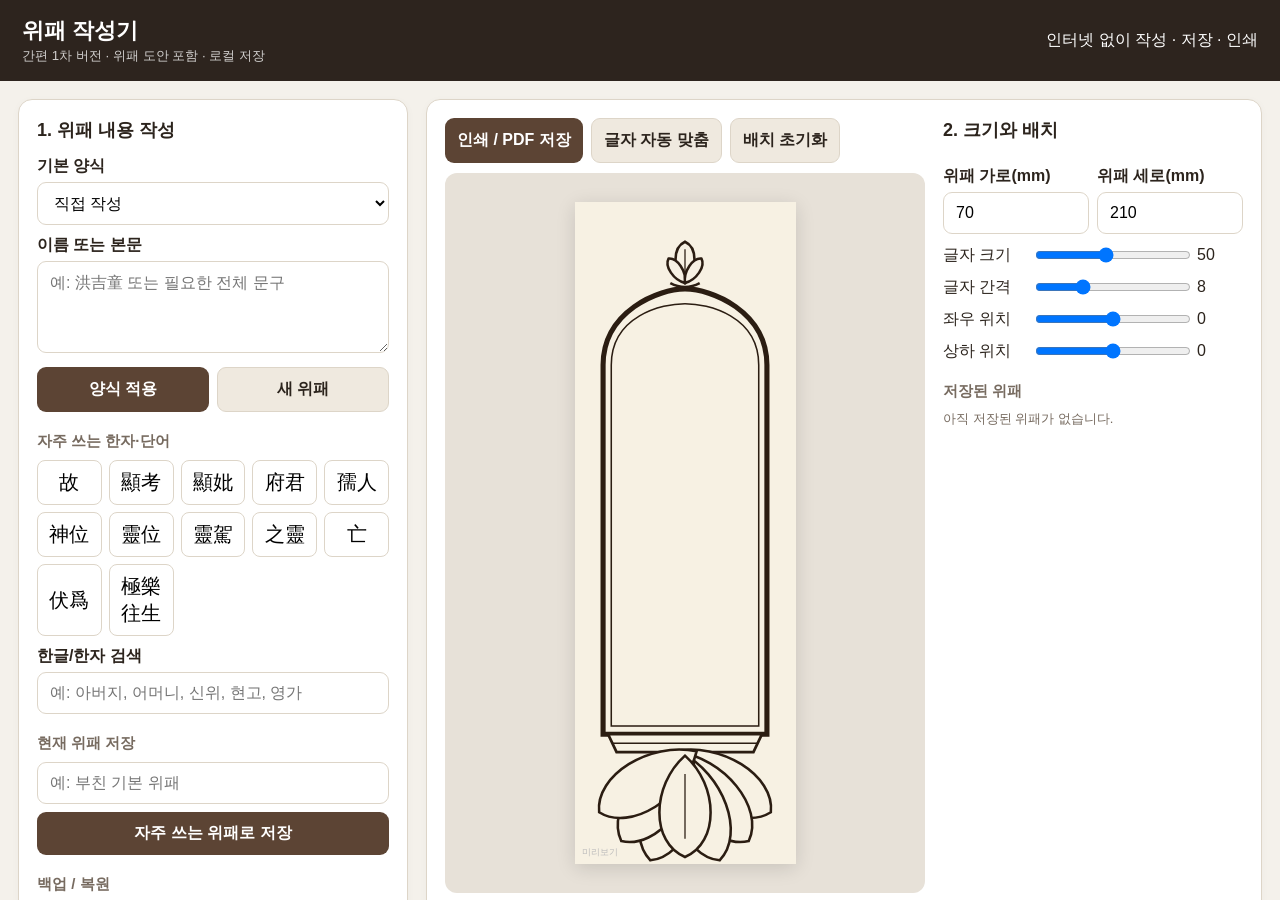
<file: simple-v2.html>
<!doctype html>
<html lang="ko">
<head><meta charset="utf-8"><meta name="viewport" content="width=device-width,initial-scale=1"><title>위패 작성기 1차 검토본 - 도안 포함</title><style>html,body{margin:0;width:100%;height:100%;overflow:hidden;background:#f4f1eb}iframe{border:0;width:100%;height:100%;display:block}</style></head>
<body><iframe id="app" src="simple.html" title="위패 작성기"></iframe>
<script>
const frame=document.getElementById('app');
frame.addEventListener('load',()=>{
  const d=frame.contentDocument;
  if(!d)return;
  d.title='위패 작성기 - 도안 포함 검토본';
  const style=d.createElement('style');
  style.textContent=`
    .paper{background:#f7f1e3!important;border:0!important;overflow:visible!important;isolation:isolate}
    .paper::before{content:"";position:absolute;inset:-4% -8% -7%;background:url('wipae-frame.svg') center/100% 100% no-repeat;z-index:0;pointer-events:none}
    .vertical{position:relative;z-index:2;max-height:65%;margin-top:-4%;}
    .tag{z-index:3}
    @media print{#paper{overflow:visible!important;background:#f7f1e3!important;-webkit-print-color-adjust:exact;print-color-adjust:exact}#paper::before{content:""!important;display:block!important;position:absolute!important;inset:-4% -8% -7%!important;background:url('wipae-frame.svg') center/100% 100% no-repeat!important;z-index:0!important}.vertical{position:relative!important;z-index:2!important}}
  `;
  d.head.appendChild(style);
  const h=d.querySelector('header small'); if(h)h.textContent='간편 1차 버전 · 위패 도안 포함 · 로컬 저장';
});
</script></body></html>
</file>
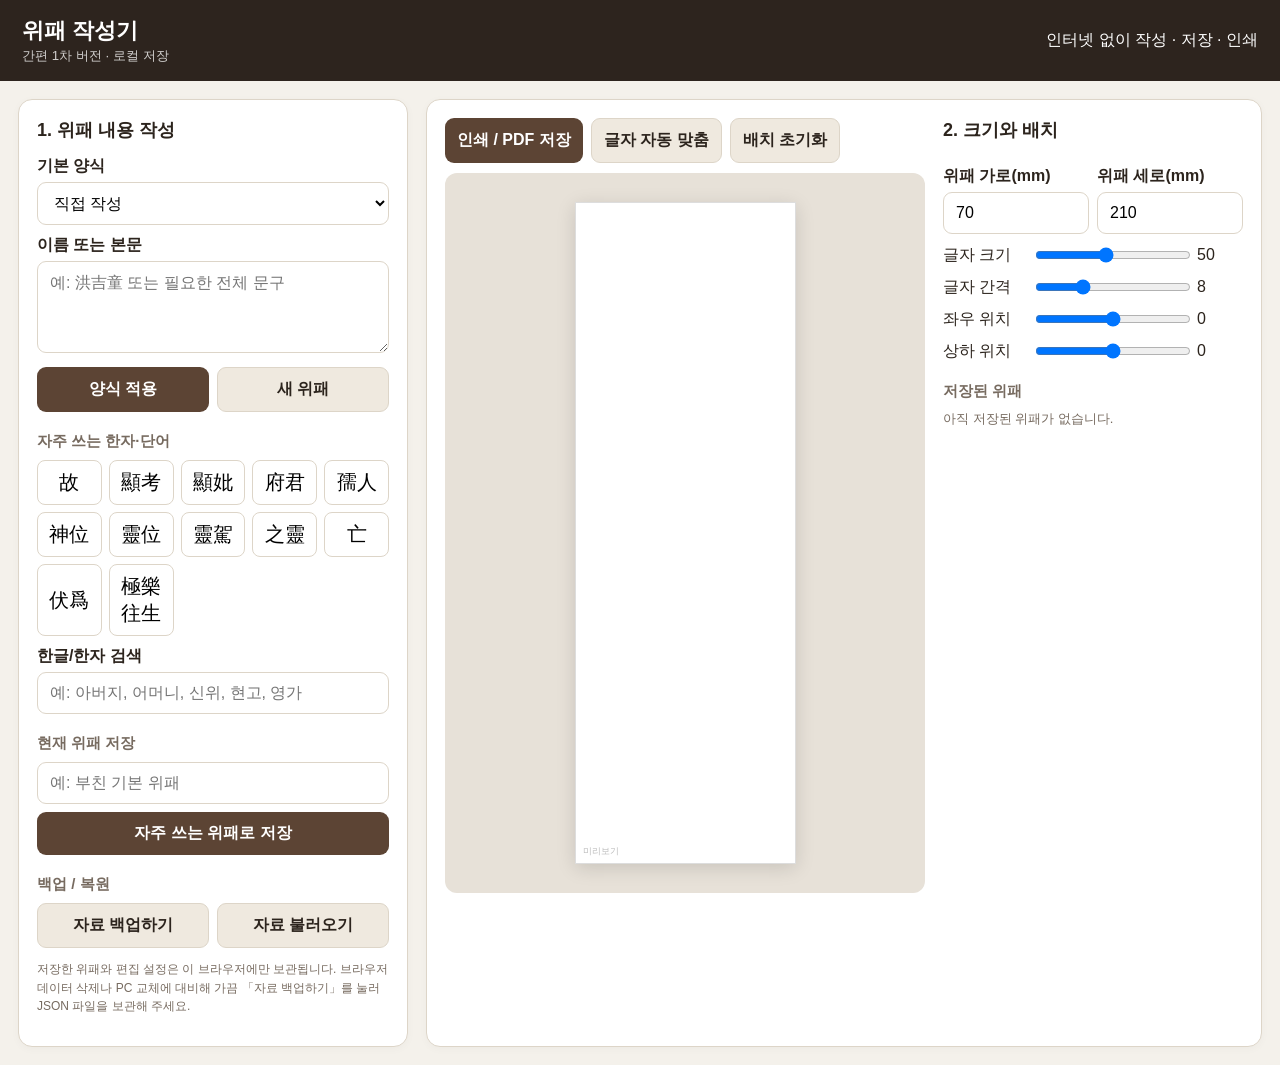
<file: simple.html>
<!doctype html>
<html lang="ko">
<head>
<meta charset="utf-8">
<meta name="viewport" content="width=device-width,initial-scale=1">
<title>위패 작성기 - 간편 1차 버전</title>
<style>
:root{--bg:#f4f1eb;--panel:#fff;--line:#ddd5c8;--ink:#2c241d;--muted:#776b60;--accent:#5c4434;--soft:#efe9df}
*{box-sizing:border-box}body{margin:0;background:var(--bg);color:var(--ink);font-family:"Malgun Gothic","Apple SD Gothic Neo",sans-serif}button,input,select,textarea{font:inherit}button{cursor:pointer}
header{background:#2d241e;color:#fff;padding:16px 22px;display:flex;justify-content:space-between;align-items:center;gap:12px}header h1{margin:0;font-size:22px}header small{opacity:.78}
main{max-width:1380px;margin:auto;padding:18px;display:grid;grid-template-columns:390px 1fr;gap:18px}.panel{background:var(--panel);border:1px solid var(--line);border-radius:14px;padding:18px;box-shadow:0 2px 9px #00000008}h2{font-size:18px;margin:0 0 14px}h3{font-size:15px;margin:20px 0 9px;color:var(--muted)}label{font-weight:700;display:block;margin:10px 0 5px}input,select,textarea{width:100%;border:1px solid var(--line);border-radius:9px;padding:11px 12px;background:#fff}textarea{min-height:92px;resize:vertical}.row{display:flex;gap:8px}.row>*{flex:1}.btn{border:0;border-radius:9px;padding:11px 12px;background:var(--accent);color:white;font-weight:700}.btn.secondary{background:var(--soft);color:var(--ink);border:1px solid var(--line)}.btn.danger{background:#833e34}.actions{display:grid;grid-template-columns:1fr 1fr;gap:8px;margin-top:10px}.notice{font-size:12px;color:var(--muted);line-height:1.55}
.quick{display:grid;grid-template-columns:repeat(5,1fr);gap:7px}.quick button{border:1px solid var(--line);border-radius:8px;background:white;padding:8px 2px;font-size:20px}.result{border:1px solid var(--line);border-radius:9px;padding:8px 10px;margin-top:7px;display:flex;align-items:center;justify-content:space-between;gap:8px}.result b{font-size:21px}.result small{display:block;color:var(--muted);margin-top:2px;line-height:1.35}.result .btn{padding:7px 10px}.empty{color:var(--muted);font-size:13px}
.workspace{display:grid;grid-template-columns:minmax(430px,1fr) 300px;gap:18px}.previewbox{background:#e7e1d8;border-radius:12px;min-height:720px;display:flex;align-items:center;justify-content:center;padding:26px;overflow:auto}.paper{background:white;box-shadow:0 4px 18px #0002;display:flex;align-items:center;justify-content:center;position:relative;border:1px solid #ddd;transition:.15s}.vertical{writing-mode:vertical-rl;text-orientation:upright;white-space:pre-wrap;text-align:center;font-family:"Batang","Noto Serif CJK KR","Yu Mincho",serif;font-weight:600;line-height:1.08}.tag{position:absolute;left:7px;bottom:5px;color:#bbb;font-size:9px}.range{display:grid;grid-template-columns:82px 1fr 46px;gap:8px;align-items:center;margin:10px 0}.range input{padding:0}.saved{display:flex;gap:7px;margin:7px 0}.saved .load{flex:1;text-align:left}.saved .del{width:55px}.toolbar{display:flex;flex-wrap:wrap;gap:8px;margin-bottom:10px}.sizegrid{display:grid;grid-template-columns:1fr 1fr;gap:8px}
@media(max-width:1000px){main{grid-template-columns:1fr}.workspace{grid-template-columns:1fr}.previewbox{min-height:560px}}
@media print{body *{visibility:hidden!important}#paper,#paper *{visibility:visible!important}#paper{position:absolute;left:50%;top:0;transform:translateX(-50%);box-shadow:none;border:0}.tag{display:none!important}@page{size:A4 portrait;margin:0}}
</style>
</head>
<body>
<header><div><h1>위패 작성기</h1><small>간편 1차 버전 · 로컬 저장</small></div><div>인터넷 없이 작성 · 저장 · 인쇄</div></header>
<main>
<section class="panel">
<h2>1. 위패 내용 작성</h2>
<label>기본 양식</label>
<select id="template"><option value="custom">직접 작성</option><option value="father">부친 기본</option><option value="mother">모친 기본</option><option value="general">일반 영가</option></select>
<label>이름 또는 본문</label>
<textarea id="text" placeholder="예: 洪吉童 또는 필요한 전체 문구"></textarea>
<div class="actions"><button class="btn" id="applyTemplate">양식 적용</button><button class="btn secondary" id="newTablet">새 위패</button></div>
<h3>자주 쓰는 한자·단어</h3><div class="quick" id="quick"></div>
<label>한글/한자 검색</label><input id="search" placeholder="예: 아버지, 어머니, 신위, 현고, 영가"><div id="results"></div>
<h3>현재 위패 저장</h3><input id="saveName" placeholder="예: 부친 기본 위패"><button class="btn" id="saveCurrent" style="width:100%;margin-top:8px">자주 쓰는 위패로 저장</button>
<h3>백업 / 복원</h3><div class="row"><button class="btn secondary" id="backup">자료 백업하기</button><button class="btn secondary" id="restoreBtn">자료 불러오기</button></div><input id="restoreFile" type="file" accept="application/json,.json" hidden>
<p class="notice">저장한 위패와 편집 설정은 이 브라우저에만 보관됩니다. 브라우저 데이터 삭제나 PC 교체에 대비해 가끔 「자료 백업하기」를 눌러 JSON 파일을 보관해 주세요.</p>
</section>
<section class="panel"><div class="workspace">
<div><div class="toolbar"><button class="btn" id="print">인쇄 / PDF 저장</button><button class="btn secondary" id="autoFit">글자 자동 맞춤</button><button class="btn secondary" id="resetLayout">배치 초기화</button></div><div class="previewbox"><div class="paper" id="paper"><div class="vertical" id="vertical"></div><div class="tag">미리보기</div></div></div></div>
<aside><h2>2. 크기와 배치</h2><div class="sizegrid"><div><label>위패 가로(mm)</label><input id="paperW" type="number" min="40" max="190" step="1" value="70"></div><div><label>위패 세로(mm)</label><input id="paperH" type="number" min="100" max="280" step="1" value="210"></div></div>
<div class="range"><span>글자 크기</span><input id="fontSize" type="range" min="24" max="82" value="50"><output id="fontSizeOut">50</output></div><div class="range"><span>글자 간격</span><input id="spacing" type="range" min="0" max="28" value="8"><output id="spacingOut">8</output></div><div class="range"><span>좌우 위치</span><input id="moveX" type="range" min="-70" max="70" value="0"><output id="moveXOut">0</output></div><div class="range"><span>상하 위치</span><input id="moveY" type="range" min="-140" max="140" value="0"><output id="moveYOut">0</output></div>
<h3>저장된 위패</h3><div id="savedList"></div></aside>
</div></section>
</main>
<script>
const DB=[
['故','고','돌아가신, 고인','고 돌아가신 고인 사망'],['顯','현','높여 드러내어 부르는 표현','현 높임'],['考','고','돌아가신 아버지','고 아버지 부친'],['妣','비','돌아가신 어머니','비 어머니 모친'],['顯考','현고','돌아가신 아버지를 높여 부름','현고 아버지 부친'],['顯妣','현비','돌아가신 어머니를 높여 부름','현비 어머니 모친'],['父','부','아버지','부 아버지'],['母','모','어머니','모 어머니'],['祖父','조부','할아버지','조부 할아버지'],['祖母','조모','할머니','조모 할머니'],['曾祖父','증조부','증조할아버지','증조부 증조할아버지'],['曾祖母','증조모','증조할머니','증조모 증조할머니'],['先祖','선조','조상','선조 조상'],['夫','부','남편','남편 배우자'],['妻','처','아내','아내 배우자'],['子','자','아들','아들 자'],['女','녀','딸','딸 녀 여'],['孫子','손자','손자','손자'],['孫女','손녀','손녀','손녀'],['兄','형','형','형'],['弟','제','남동생, 아우','동생 아우'],['姉','자','누나, 언니','누나 언니'],['妹','매','여동생','여동생'],['後人','후인','뒤를 잇는 사람','후인'],['孺人','유인','여성 고인에게 쓰이는 전통적 존칭','유인 여성 존칭'],['學生','학생','전통 위패에서 쓰이는 존칭 표현','학생 존칭'],['處士','처사','전통적 남성 존칭','처사 남성 존칭'],['公','공','높임 표현','공 높임'],['大夫人','대부인','여성 어른 존칭','대부인 여성 존칭'],['府君','부군','남성 고인을 높여 부르는 표현','부군 남성 존칭'],['神位','신위','신령을 모시는 자리','신위 위패'],['靈位','영위','영혼을 모시는 자리','영위 영혼 위패'],['靈駕','영가','영혼을 높여 이르는 말','영가 영혼'],['之靈','지령','~의 영혼','지령 영혼'],['亡','망','돌아가심','망 사망'],['靈','령','영혼, 영가','령 영혼 영가'],['位','위','자리, 위','위 자리'],['伏爲','복위','삼가 위하여','복위 위하여'],['孝','효','효도','효'],['薦度','천도','망자를 좋은 곳으로 인도함','천도 천도재 천도제'],['薦度齋','천도재','망자의 극락왕생을 기원하는 의식','천도재 천도제'],['極樂往生','극락왕생','극락에 다시 태어남','극락왕생'],['金','김','김씨 성','김 성씨'],['李','이','이씨 성','이 성씨'],['朴','박','박씨 성','박 성씨'],['崔','최','최씨 성','최 성씨'],['鄭','정','정씨 성','정 성씨'],['姜','강','강씨 성','강 성씨'],['趙','조','조씨 성','조 성씨'],['尹','윤','윤씨 성','윤 성씨'],['張','장','장씨 성','장 성씨'],['林','임','임씨 성','임 성씨'],['韓','한','한씨 성','한 성씨'],['吳','오','오씨 성','오 성씨'],['徐','서','서씨 성','서 성씨'],['申','신','신씨 성','신 성씨'],['權','권','권씨 성','권 성씨'],['黃','황','황씨 성','황 성씨'],['安','안','안씨 성','안 성씨'],['宋','송','송씨 성','송 성씨'],['全','전','전씨 성','전 성씨'],['洪','홍','홍씨 성','홍 성씨'],['柳','유','유씨 성','유 성씨'],['高','고','고씨 성','고 성씨'],['文','문','문씨 성','문 성씨'],['梁','양','양씨 성','양 성씨'],['孫','손','손씨 성','손 성씨'],['白','백','백씨 성','백 성씨'],['許','허','허씨 성','허 성씨']
].map(([t,r,m,k])=>({t,r,m,k}));
const QUICK=['故','顯考','顯妣','府君','孺人','神位','靈位','靈駕','之靈','亡','伏爲','極樂往生'];
const STORE='wipae.simple.v1'; const SETTINGS='wipae.simple.settings.v1'; const $=q=>document.querySelector(q); const text=$('#text'), vertical=$('#vertical');
function saved(){try{return JSON.parse(localStorage.getItem(STORE)||'[]')}catch{return[]}}function saveAll(v){localStorage.setItem(STORE,JSON.stringify(v));renderSaved()}
function settings(){try{return JSON.parse(localStorage.getItem(SETTINGS)||'{}')}catch{return{}}}function setSettings(){localStorage.setItem(SETTINGS,JSON.stringify({paperW:+$('#paperW').value,paperH:+$('#paperH').value,fontSize:+$('#fontSize').value,spacing:+$('#spacing').value,moveX:+$('#moveX').value,moveY:+$('#moveY').value}))}
function esc(s){return String(s).replace(/[&<>"']/g,m=>({'&':'&amp;','<':'&lt;','>':'&gt;','"':'&quot;',"'":'&#39;'}[m]))}
function insert(v){const a=text.selectionStart??text.value.length,b=text.selectionEnd??a;text.value=text.value.slice(0,a)+v+text.value.slice(b);text.focus();text.selectionStart=text.selectionEnd=a+v.length;autoFit(false);render()}
function renderQuick(){ $('#quick').innerHTML=QUICK.map(x=>`<button type="button" data-v="${x}">${x}</button>`).join('');$('#quick').querySelectorAll('button').forEach(b=>b.onclick=()=>insert(b.dataset.v)) }
function search(){const q=$('#search').value.trim().toLowerCase();if(!q){$('#results').innerHTML='';return}const found=DB.filter(x=>(x.t+' '+x.r+' '+x.m+' '+x.k).toLowerCase().includes(q)).slice(0,12);$('#results').innerHTML=found.length?found.map((x,i)=>`<div class="result"><div><b>${x.t}</b><small>${x.r} · ${x.m}</small></div><button class="btn secondary" data-i="${i}">사용</button></div>`).join(''):'<div class="empty">검색 결과가 없습니다. 직접 입력할 수도 있습니다.</div>';$('#results').querySelectorAll('button').forEach((b,i)=>b.onclick=()=>insert(found[i].t))}
function autoSize(){const n=[...text.value.replace(/\s/g,'')].length;if(!n)return 50;if(n<=5)return 68;if(n<=8)return 58;if(n<=12)return 50;if(n<=16)return 42;if(n<=22)return 35;return 30}
function autoFit(doRender=true){$('#fontSize').value=autoSize();$('#spacing').value=[...text.value.replace(/\s/g,'')].length>16?4:8;if(doRender)render()}
function render(){vertical.textContent=text.value;vertical.style.fontSize=$('#fontSize').value+'px';vertical.style.letterSpacing=$('#spacing').value+'px';vertical.style.transform=`translate(${$('#moveX').value}px,${$('#moveY').value}px)`;const w=+$('#paperW').value,h=+$('#paperH').value;$('#paper').style.width=Math.round(w*3.15)+'px';$('#paper').style.height=Math.round(h*3.15)+'px';$('#paper').style.setProperty('--print-w',w+'mm');$('#paper').style.setProperty('--print-h',h+'mm');['fontSize','spacing','moveX','moveY'].forEach(id=>$('#'+id+'Out').value=$('#'+id).value);setSettings()}
function applyTemplate(){const type=$('#template').value;let name=text.value.trim();if(type==='father')text.value=`顯考${name||'○○○'}神位`;else if(type==='mother')text.value=`顯妣${name||'○○○'}神位`;else if(type==='general')text.value=`故${name||'○○○'}靈位`;autoFit()}
function current(){return{id:Date.now(),name:$('#saveName').value.trim()||'이름 없는 위패',text:text.value,template:$('#template').value,paperW:+$('#paperW').value,paperH:+$('#paperH').value,fontSize:+$('#fontSize').value,spacing:+$('#spacing').value,moveX:+$('#moveX').value,moveY:+$('#moveY').value,savedAt:new Date().toISOString()}}
function saveCurrent(){if(!text.value.trim()){alert('저장할 위패 내용을 먼저 입력해주세요.');return}const a=saved();a.unshift(current());saveAll(a);$('#saveName').value='';alert('위패를 저장했습니다.')}
function load(id){const x=saved().find(v=>v.id===id);if(!x)return;text.value=x.text;$('#template').value=x.template||'custom';['paperW','paperH','fontSize','spacing','moveX','moveY'].forEach(k=>$('#'+k).value=x[k]??$('#'+k).value);render()}
function del(id){if(confirm('이 저장 위패를 삭제할까요?'))saveAll(saved().filter(v=>v.id!==id))}
function renderSaved(){const a=saved();$('#savedList').innerHTML=a.length?a.map(x=>`<div class="saved"><button class="btn secondary load" data-id="${x.id}">${esc(x.name)}</button><button class="btn danger del" data-id="${x.id}">삭제</button></div>`).join(''):'<div class="empty">아직 저장된 위패가 없습니다.</div>';$('#savedList').querySelectorAll('.load').forEach(b=>b.onclick=()=>load(+b.dataset.id));$('#savedList').querySelectorAll('.del').forEach(b=>b.onclick=()=>del(+b.dataset.id))}
function backup(){const payload={app:'wipae-simple',version:1,exportedAt:new Date().toISOString(),savedTablets:saved(),settings:settings()};const blob=new Blob([JSON.stringify(payload,null,2)],{type:'application/json'}),a=document.createElement('a'),d=new Date();a.href=URL.createObjectURL(blob);a.download=`위패자료_${d.getFullYear()}-${String(d.getMonth()+1).padStart(2,'0')}-${String(d.getDate()).padStart(2,'0')}.json`;a.click();setTimeout(()=>URL.revokeObjectURL(a.href),1000)}
function restore(file){const r=new FileReader();r.onload=()=>{try{const p=JSON.parse(r.result);if(p.app!=='wipae-simple'||!Array.isArray(p.savedTablets))throw Error();if(!confirm(`백업에 저장된 위패 ${p.savedTablets.length}개를 불러올까요? 현재 저장 자료는 백업 내용으로 바뀝니다.`))return;localStorage.setItem(STORE,JSON.stringify(p.savedTablets));if(p.settings)localStorage.setItem(SETTINGS,JSON.stringify(p.settings));applyStoredSettings();renderSaved();render();alert('자료를 불러왔습니다.')}catch{alert('올바른 위패 백업 파일이 아닙니다.')}};r.readAsText(file,'utf-8')}
function applyStoredSettings(){const s=settings();['paperW','paperH','fontSize','spacing','moveX','moveY'].forEach(k=>{if(s[k]!=null)$('#'+k).value=s[k]})}
$('#search').oninput=search;$('#applyTemplate').onclick=applyTemplate;$('#newTablet').onclick=()=>{text.value='';$('#template').value='custom';$('#saveName').value='';$('#moveX').value=0;$('#moveY').value=0;autoFit()};$('#saveCurrent').onclick=saveCurrent;$('#backup').onclick=backup;$('#restoreBtn').onclick=()=>$('#restoreFile').click();$('#restoreFile').onchange=e=>{if(e.target.files[0])restore(e.target.files[0]);e.target.value=''};$('#print').onclick=()=>window.print();$('#autoFit').onclick=()=>autoFit();$('#resetLayout').onclick=()=>{$('#fontSize').value=50;$('#spacing').value=8;$('#moveX').value=0;$('#moveY').value=0;render()};text.oninput=()=>{autoFit(false);render()};['paperW','paperH','fontSize','spacing','moveX','moveY'].forEach(id=>$('#'+id).oninput=render);
const printStyle=document.createElement('style');printStyle.id='dynamicPrint';document.head.appendChild(printStyle);function updatePrint(){printStyle.textContent=`@media print{#paper{width:${+$('#paperW').value}mm!important;height:${+$('#paperH').value}mm!important}}`}['paperW','paperH'].forEach(id=>$('#'+id).addEventListener('input',updatePrint));
renderQuick();applyStoredSettings();renderSaved();render();updatePrint();
</script>
</body></html>
</file>
